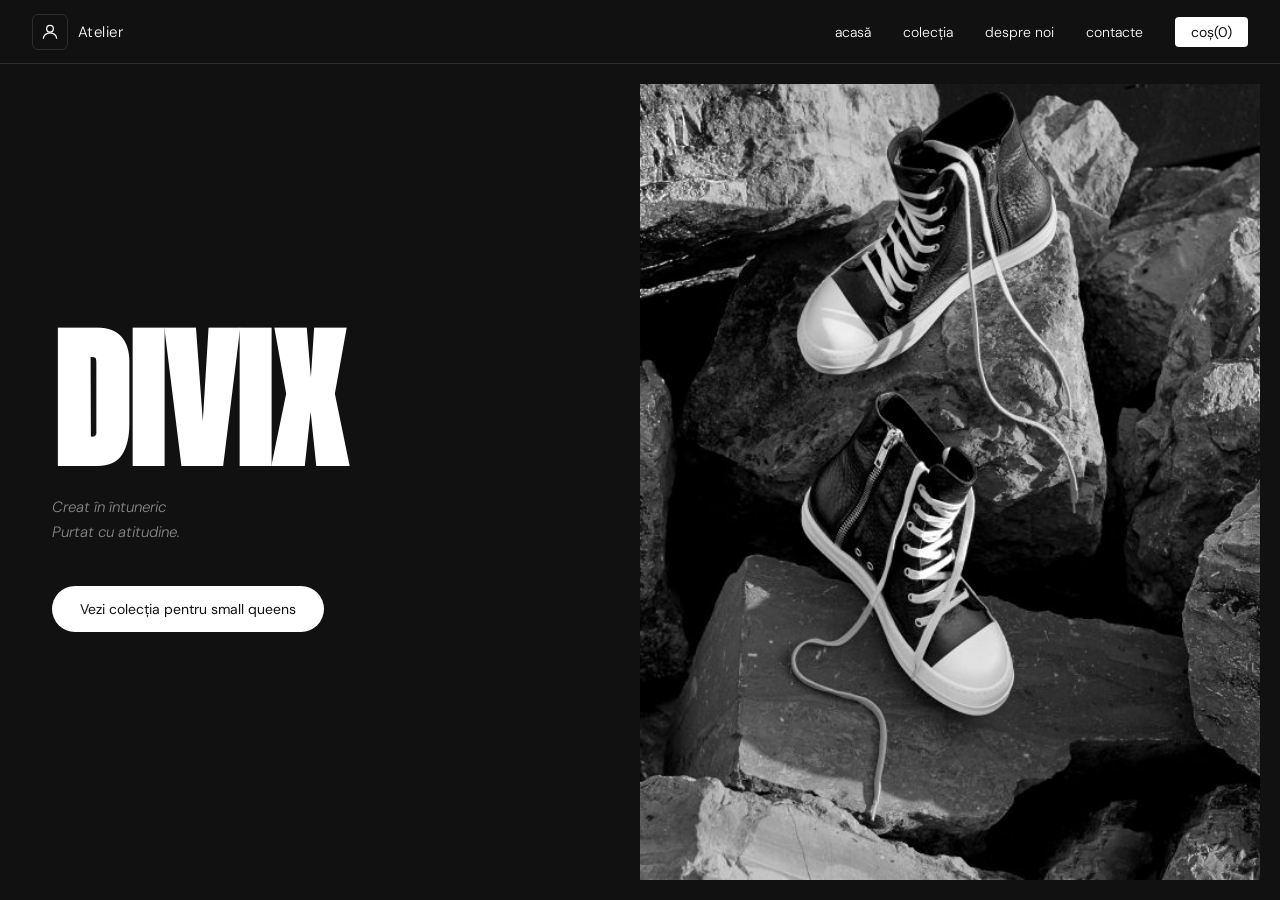
<file: index.html>
<!DOCTYPE html>
<html lang="ro">
<head>
  <meta charset="UTF-8" />
  <meta name="viewport" content="width=device-width, initial-scale=1.0" />
  <title>DIVIX — Atelier</title>
  <link rel="preconnect" href="https://fonts.googleapis.com" />
  <link rel="preconnect" href="https://fonts.gstatic.com" crossorigin />
  <link href="https://fonts.googleapis.com/css2?family=Anton&family=DM+Sans:ital,opsz,wght@0,9..40,300;0,9..40,400;1,9..40,300&display=swap" rel="stylesheet" />
  <link rel="stylesheet" href="style.css" />
</head>
<body>

<header class="nav">
    <div class="nav__left">
      <a href="register.html" class="nav__icon">
        <svg width="20" height="20" viewBox="0 0 24 24" fill="none" stroke="currentColor" stroke-width="1.5">
          <circle cx="12" cy="8" r="4"/>
          <path d="M4 20c0-4 3.6-7 8-7s8 3 8 7"/>
        </svg>
      </a>
      <a href="register.html" class="nav__brand">Atelier</a>
    </div>
    <nav class="nav__links">
      <a href="index.html">acasă</a>
      <a href="colectia.html">colecția</a>
      <a href="despre.html">despre noi</a>
      <a href="#">contacte</a>
      <a href="#" class="nav__cart">coș(0)</a>
    </nav>
  </header>

  <section class="hero">
    <div class="hero__text">
      <h1 class="hero__title">DIVIX</h1>
      <p class="hero__sub">
        Creat în întuneric<br />
        Purtat cu atitudine.
      </p>
      <button class="hero__cta">
        <a href="colectia.html">Vezi colecția pentru small queens</a>
      </button>
    </div>
    
     <div class="hero__image-wrap">
  <img class="hero__img" src="imagini/homepage.jpg" alt="DIVIX sneakers">
</div>

  </section>

  <script src="script.js"></script>
</body>
</html>
</file>
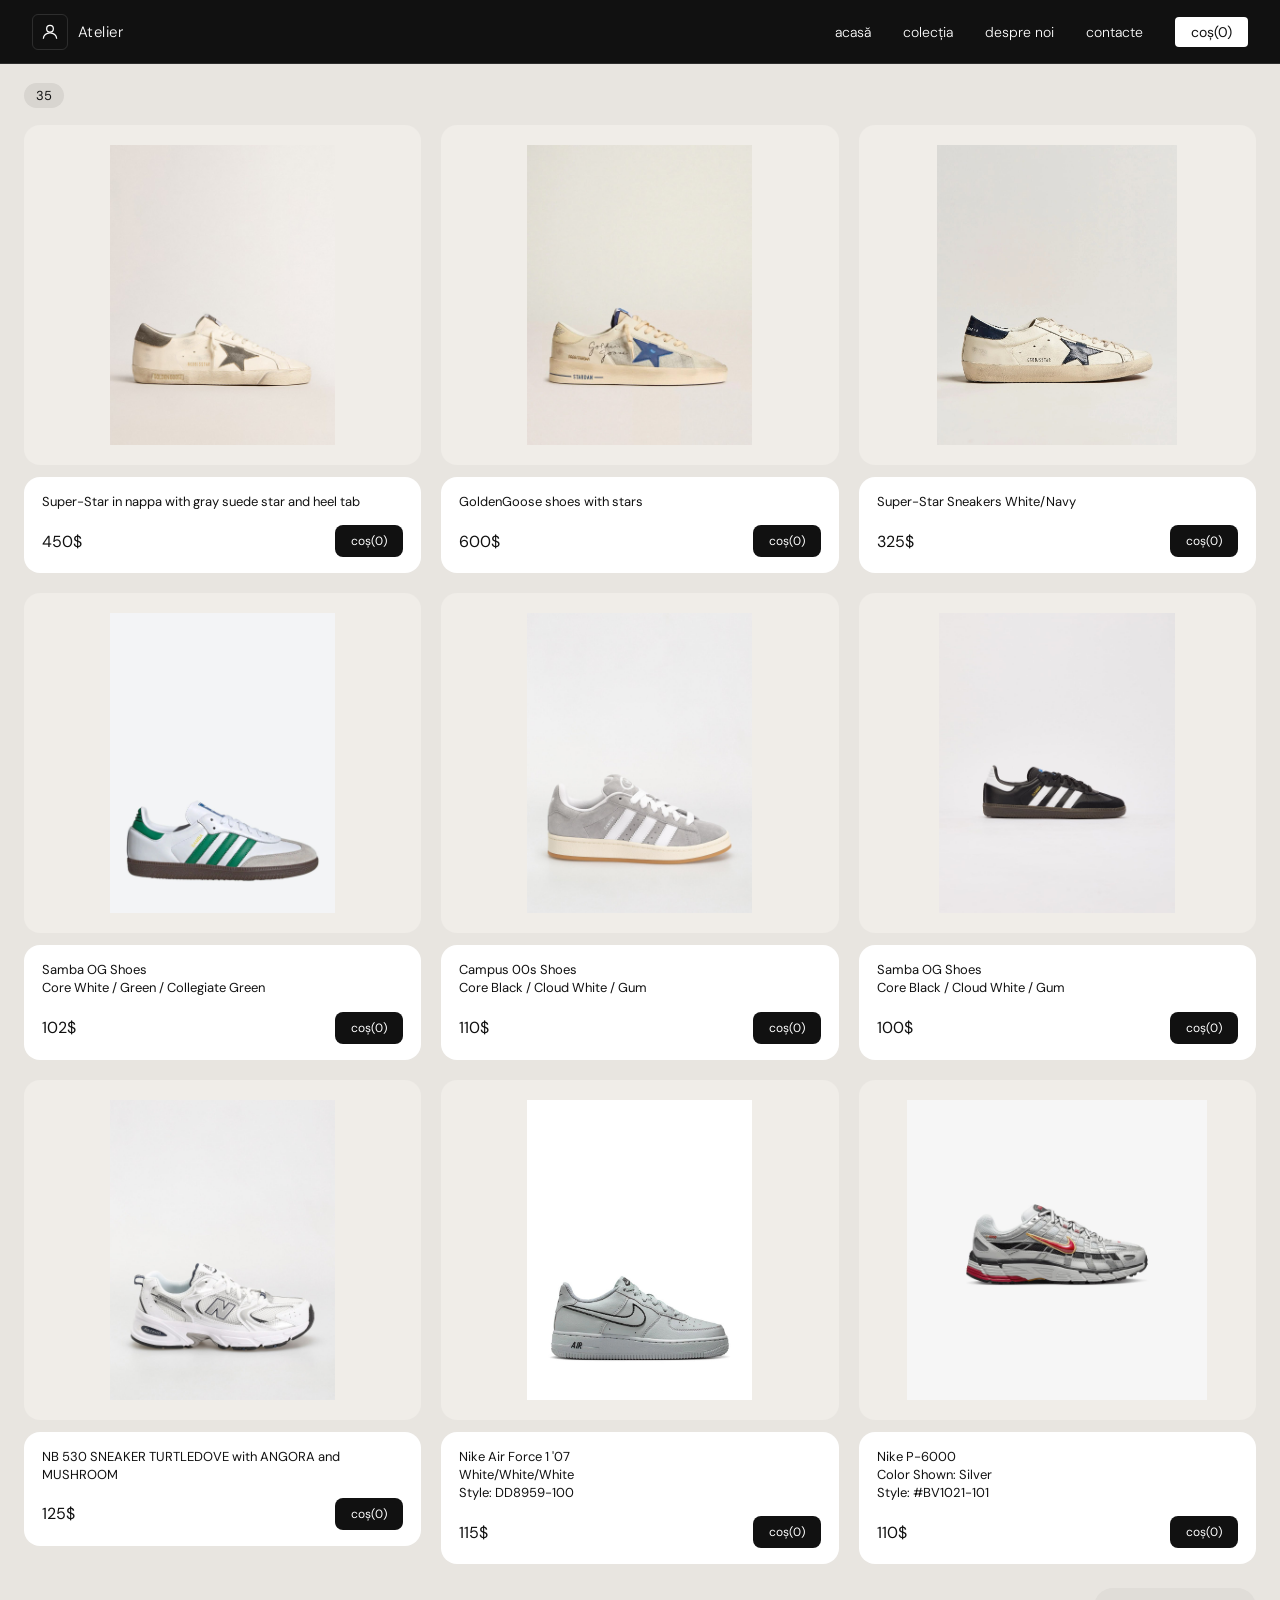
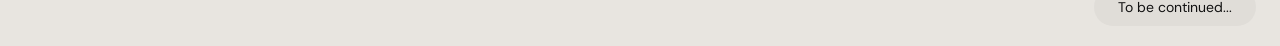
<file: colectia.html>
<!DOCTYPE html>
<html lang="ro">
<head>
  <meta charset="UTF-8" />
  <meta name="viewport" content="width=device-width, initial-scale=1.0" />
  <title>DIVIX — Colecția</title>
  <link rel="preconnect" href="https://fonts.googleapis.com" />
  <link rel="preconnect" href="https://fonts.gstatic.com" crossorigin />
  <link href="https://fonts.googleapis.com/css2?family=Anton&family=DM+Sans:ital,opsz,wght@0,9..40,300;0,9..40,400;1,9..40,300&display=swap" rel="stylesheet" />
  <link rel="stylesheet" href="style.css" />
</head>
<body>

  <header class="nav">
    <div class="nav__left">
      <div class="nav__icon">
        <svg width="20" height="20" viewBox="0 0 24 24" fill="none" stroke="currentColor" stroke-width="1.5">
          <circle cx="12" cy="8" r="4"/>
          <path d="M4 20c0-4 3.6-7 8-7s8 3 8 7"/>
        </svg>
      </div>
      <span class="nav__brand">Atelier</span>
    </div>
    <nav class="nav__links">
      <a href="index.html">acasă</a>
      <a href="colectia.html">colecția</a>
      <a href="despre.html">despre noi</a>
      <a href="contacte.html">contacte</a>
      <a href="cos.html" class="nav__cart" id="nav-cart">coș(0)</a>
    </nav>
  </header>

<div id="user-logat" class="user-logat"></div>
<div id="mesaj-cos"> Adăugat în coș!</div>
  <section class="colectie">
    <div class="colectie__header">
      <span class="colectie__count">35</span>
    </div>

    <div class="colectie__grid">

      <div class="produs-card">
        <div class="produs-card__img-wrap">
          <img src="colectia/sneaker1.jpg" alt="Sneaker 1" class="produs-card__img" />
        </div>
        <div class="produs-card__info">
          <p class="produs-card__nume">Super-Star in nappa with gray suede star and heel tab</p>
          <div class="produs-card__footer">
            <span class="produs-card__pret">450$</span>
            <button class="produs-card__btn" onclick="adaugaInCos(1, 'Super-Star in nappa with gray suede star and heel tab', 450, 'colectia/sneaker1.jpg')">coș(0)</button>
          </div>
        </div>
      </div>

      <div class="produs-card">
        <div class="produs-card__img-wrap">
          <img src="colectia/sneaker2.jpg" alt="Sneaker 2" class="produs-card__img" />
        </div>
        <div class="produs-card__info">
          <p class="produs-card__nume">GoldenGoose shoes with stars</p>
          <div class="produs-card__footer">
            <span class="produs-card__pret">600$</span>
            <button class="produs-card__btn" onclick="adaugaInCos(2, 'GoldenGoose shoes with stars', 600, 'colectia/sneaker2.jpg')">coș(0)</button>
          </div>
        </div>
      </div>

      <div class="produs-card">
        <div class="produs-card__img-wrap">
          <img src="colectia/sneaker3.jpg" alt="Sneaker 3" class="produs-card__img" />
        </div>
        <div class="produs-card__info">
          <p class="produs-card__nume">Super-Star Sneakers White/Navy</p>
          <div class="produs-card__footer">
            <span class="produs-card__pret">325$</span>
            <button class="produs-card__btn" onclick="adaugaInCos(3, 'Super-Star Sneakers White/Navy', 325, 'colectia/sneaker3.jpg')">coș(0)</button>
          </div>
        </div>
      </div>

      <div class="produs-card">
        <div class="produs-card__img-wrap">
          <img src="colectia/sneaker4.jpg" alt="Sneaker 4" class="produs-card__img" />
        </div>
        <div class="produs-card__info">
          <p class="produs-card__nume">Samba OG Shoes<br/>Core White / Green / Collegiate Green</p>
          <div class="produs-card__footer">
            <span class="produs-card__pret">102$</span>
            <button class="produs-card__btn" onclick="adaugaInCos(4, 'Samba OG Shoes Core White / Green / Collegiate Green', 102, 'colectia/sneaker4.jpg')">coș(0)</button>
            
          </div>
        </div>
      </div>

      <div class="produs-card">
        <div class="produs-card__img-wrap">
          <img src="colectia/sneaker5.jpg" alt="Sneaker 5" class="produs-card__img" />
        </div>
        <div class="produs-card__info">
          <p class="produs-card__nume">Campus 00s Shoes<br/>Core Black / Cloud White / Gum</p>
          <div class="produs-card__footer">
            <span class="produs-card__pret">110$</span>
            <button class="produs-card__btn" onclick="adaugaInCos(5, 'Campus 00s Shoes Core Black / Cloud White / Gum', 110, 'colectia/sneaker5.jpg')">coș(0)</button>
          </div>
        </div>
      </div>

      <div class="produs-card">
        <div class="produs-card__img-wrap">
          <img src="colectia/sneaker6.jpg" alt="Sneaker 6" class="produs-card__img" />
        </div>
        <div class="produs-card__info">
          <p class="produs-card__nume">Samba OG Shoes<br/>Core Black / Cloud White / Gum</p>
          <div class="produs-card__footer">
            <span class="produs-card__pret">100$</span>
            <button class="produs-card__btn" onclick="adaugaInCos(6, 'Samba OG Shoes Core Black / Cloud White / Gum', 100, 'colectia/sneaker6.jpg')">coș(0)</button>
          </div>
        </div>
      </div>

      <div class="produs-card">
        <div class="produs-card__img-wrap">
          <img src="colectia/sneaker7.jpg" alt="Sneaker 7" class="produs-card__img" />
        </div>
        <div class="produs-card__info">
          <p class="produs-card__nume">NB 530 SNEAKER TURTLEDOVE with ANGORA and MUSHROOM</p>
          <div class="produs-card__footer">
            <span class="produs-card__pret">125$</span>
            <button class="produs-card__btn" onclick="adaugaInCos(7, 'NB 530 SNEAKER TURTLEDOVE with ANGORA and MUSHROOM', 125, 'colectia/sneaker7.jpg')">coș(0)</button>
          </div>
        </div>
      </div>

      <div class="produs-card">
        <div class="produs-card__img-wrap">
          <img src="colectia/sneaker8.jpg" alt="Sneaker 8" class="produs-card__img" />
        </div>
        <div class="produs-card__info">
          <p class="produs-card__nume">Nike Air Force 1 '07<br/>White/White/White<br/>Style: DD8959-100</p>
          <div class="produs-card__footer">
            <span class="produs-card__pret">115$</span>
            <button class="produs-card__btn" onclick="adaugaInCos(8, 'Nike Air Force 1 07 White/White/White', 115, 'colectia/sneaker8.jpg')">coș(0)</button>
          </div>
        </div>
      </div>

      <div class="produs-card">
        <div class="produs-card__img-wrap">
          <img src="colectia/sneaker9.jpg" alt="Sneaker 9" class="produs-card__img" />
        </div>
        <div class="produs-card__info">
          <p class="produs-card__nume">Nike P-6000<br/>Color Shown: Silver<br/>Style: #BV1021-101</p>
          <div class="produs-card__footer">
            <span class="produs-card__pret">110$</span>
            <button class="produs-card__btn" onclick="adaugaInCos(9, 'Nike P-6000 Color Shown Silver', 110, 'colectia/sneaker9.jpg')">coș(0)</button>
          </div>
        </div>
      </div>

    </div>

    <div class="colectie__footer">
      <button class="colectie__more">To be continued...</button>
    </div>

  </section>

  <script src="script.js"></script>
</body>
</html>
</file>
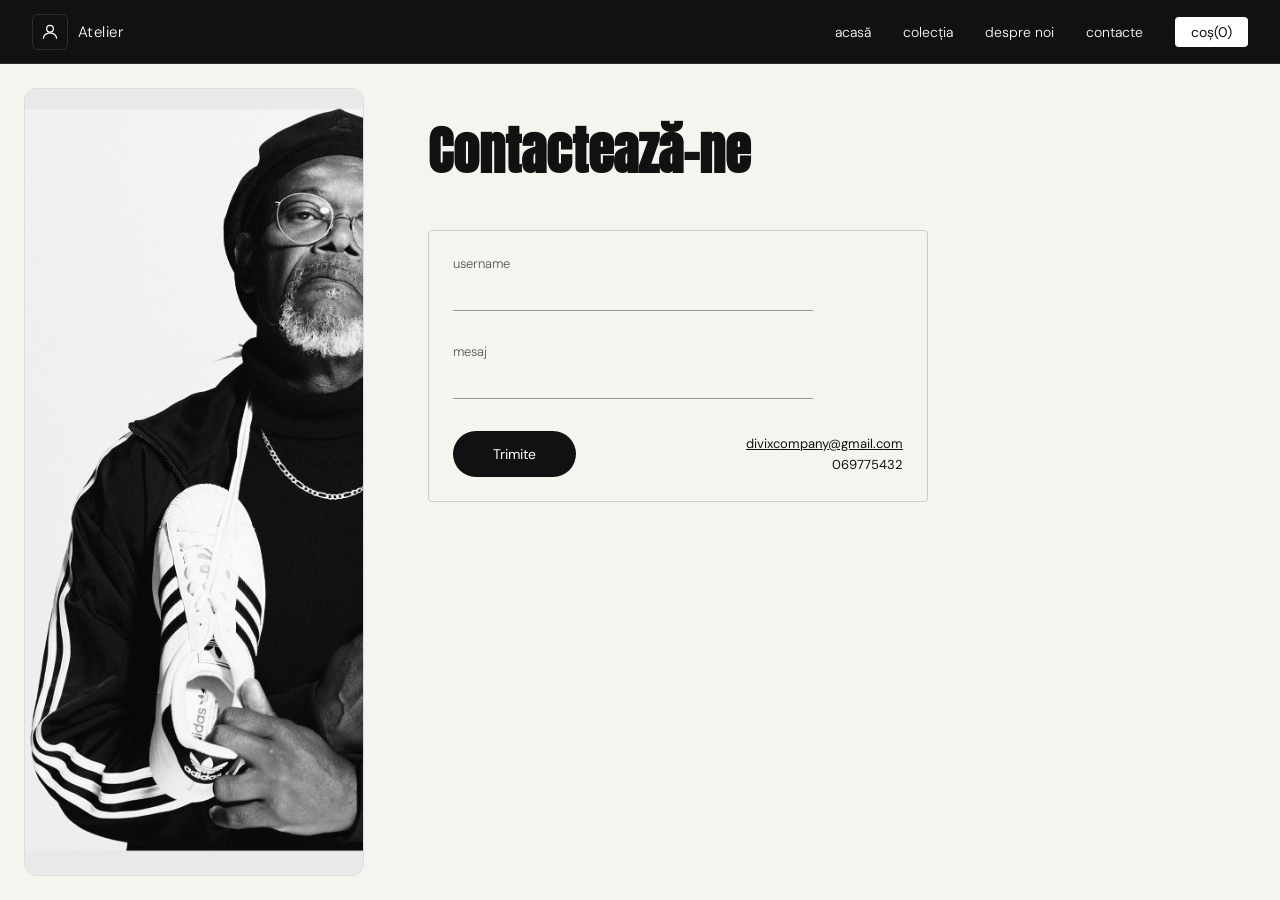
<file: contacte.html>
<!DOCTYPE html>
<html lang="ro">
<head>
  <meta charset="UTF-8" />
  <meta name="viewport" content="width=device-width, initial-scale=1.0" />
  <title>DIVIX — Contacte</title>
  <link rel="preconnect" href="https://fonts.googleapis.com" />
  <link rel="preconnect" href="https://fonts.gstatic.com" crossorigin />
  <link href="https://fonts.googleapis.com/css2?family=Anton&family=DM+Sans:ital,opsz,wght@0,9..40,300;0,9..40,400;1,9..40,300&display=swap" rel="stylesheet" />
  <link rel="stylesheet" href="style.css" />
</head>
<body>

  <header class="nav">
    <div class="nav__left">
      <a href="register.html" class="nav__icon">
        <svg width="20" height="20" viewBox="0 0 24 24" fill="none" stroke="currentColor" stroke-width="1.5">
          <circle cx="12" cy="8" r="4"/>
          <path d="M4 20c0-4 3.6-7 8-7s8 3 8 7"/>
        </svg>
      </a>
      <a href="register.html" class="nav__brand">Atelier</a>
    </div>
    <nav class="nav__links">
      <a href="index.html">acasă</a>
      <a href="colectia.html">colecția</a>
      <a href="despre.html">despre noi</a>
      <a href="contacte.html">contacte</a>
      <a href="cos.html" class="nav__cart" id="nav-cart">coș(0)</a>
    </nav>
  </header>

  <section class="contact">
    <div class="contact__img-wrap">
      <img src="imagini/contact.jpg" alt="Contact" class="contact__img" />
    </div>
    <div class="contact__content">
      <h1 class="contact__titlu">Contactează-ne</h1>
      <div class="contact__form-wrap">
        <form class="contact__form" id="formContact">
          <div class="contact__group">
            <label class="contact__label">username</label>
            <input class="contact__input" type="text" id="username" />
          </div>
          <div class="contact__group">
            <label class="contact__label">mesaj</label>
            <input class="contact__input" type="text" id="mesaj-contact" />
          </div>
          <div class="contact__footer">
            <button type="submit" class="contact__btn">Trimite</button>
            <div id="mesaj-contact-trimis" style="display:none; margin-top:16px; font-size:13px; color:green;"> Mesaj trimis cu succes!-_-</div>
            <div class="contact__info">
              <a href="mailto:divixcompany@gmail.com">divixcompany@gmail.com</a>
              <span>069775432</span>
            </div>
          </div>
        </form>
      </div>
    </div>
  </section>

  <script src="script.js"></script>
</body>
</html>
</file>
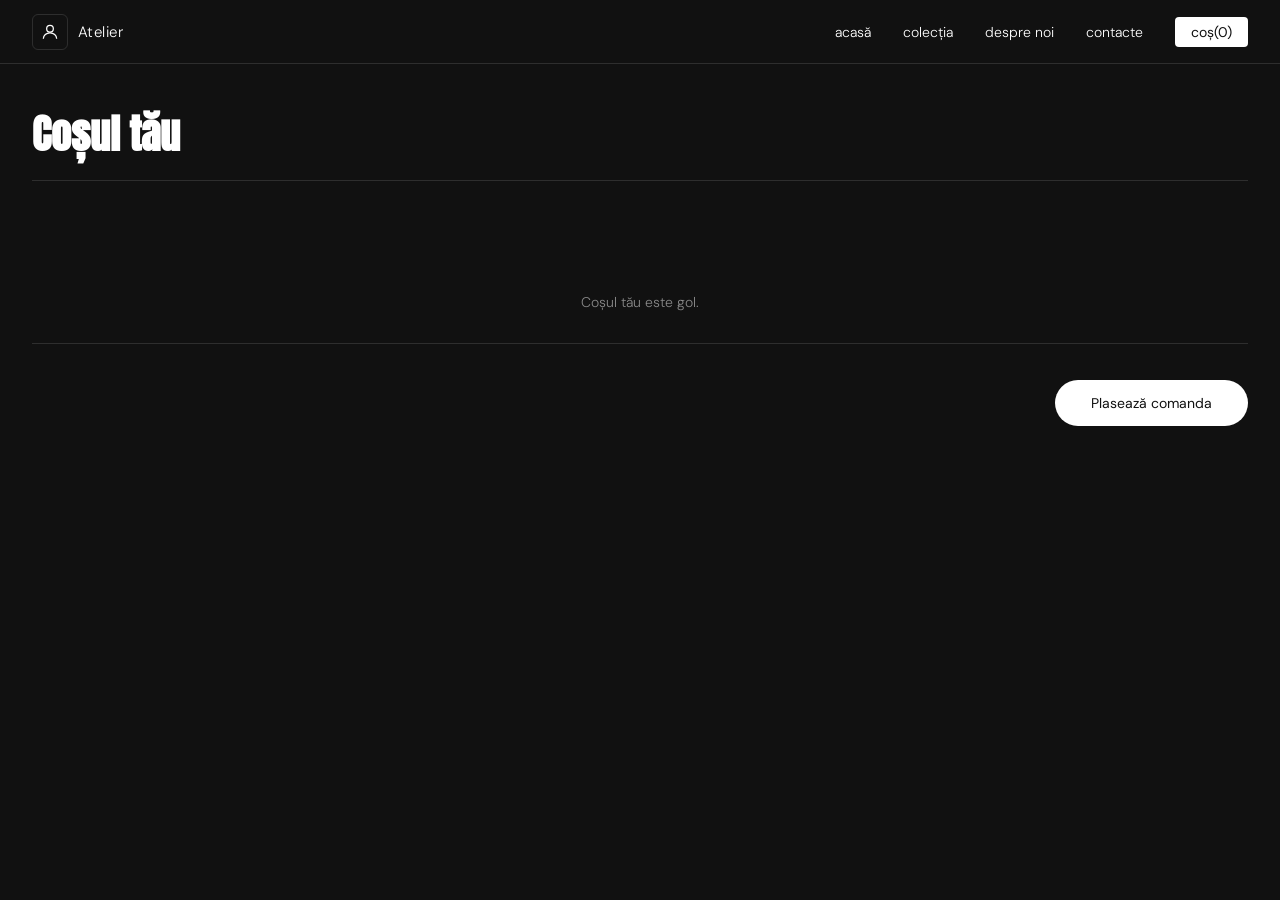
<file: cos.html>
<!DOCTYPE html>
<html lang="ro">
<head>
  <meta charset="UTF-8" />
  <meta name="viewport" content="width=device-width, initial-scale=1.0" />
  <title>DIVIX — Coș</title>
  <link rel="preconnect" href="https://fonts.googleapis.com" />
  <link rel="preconnect" href="https://fonts.gstatic.com" crossorigin />
  <link href="https://fonts.googleapis.com/css2?family=Anton&family=DM+Sans:ital,opsz,wght@0,9..40,300;0,9..40,400;1,9..40,300&display=swap" rel="stylesheet" />
  <link rel="stylesheet" href="style.css" />
</head>
<body>

  <header class="nav">
    <div class="nav__left">
      <a href="register.html" class="nav__icon">
        <svg width="20" height="20" viewBox="0 0 24 24" fill="none" stroke="currentColor" stroke-width="1.5">
          <circle cx="12" cy="8" r="4"/>
          <path d="M4 20c0-4 3.6-7 8-7s8 3 8 7"/>
        </svg>
      </a>
      <a href="register.html" class="nav__brand">Atelier</a>
    </div>
    <nav class="nav__links">
      <a href="index.html">acasă</a>
      <a href="colectia.html">colecția</a>
      <a href="despre.html">despre noi</a>
      <a href="contacte.html">contacte</a>
      <a href="cos.html" class="nav__cart" id="nav-cart">coș(0)</a>
    </nav>
  </header>

  <section class="cos">
    <h1 class="cos__titlu">Coșul tău</h1>
    <div id="cos-continut" class="cos__lista"></div>
    <div class="cos__total" id="cos-total"></div>
    <button class="cos__comanda" id="btnComanda">Plasează comanda</button>
<div id="mesaj-comanda" style="display:none; margin-top:16px; font-size:13px; color:green;"> Comanda a fost plasată cu succes!</div>
  </section>

  <script src="script.js"></script>
</body>
</html>
</file>
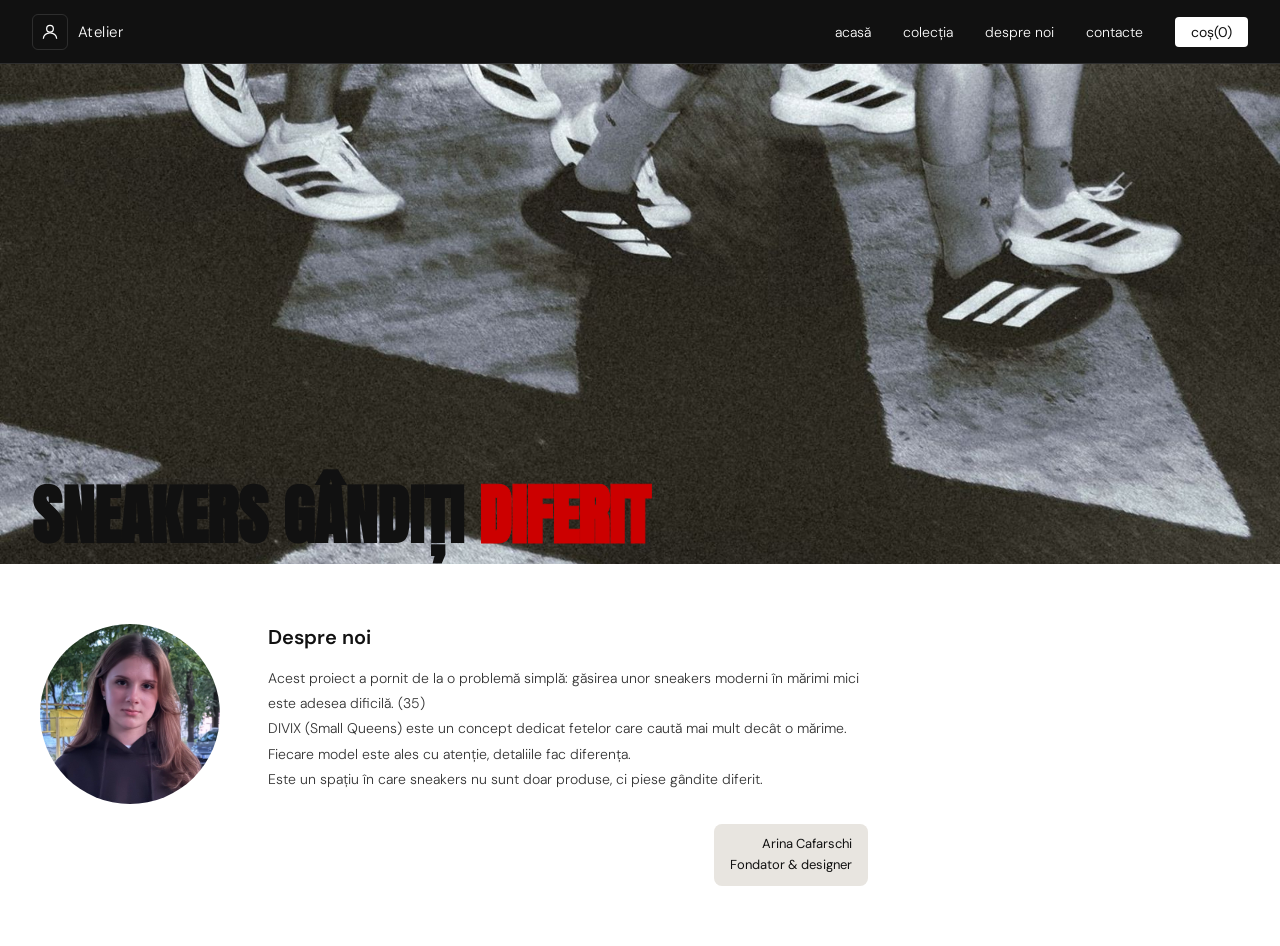
<file: despre.html>
<!DOCTYPE html>
<html lang="ro">
<head>
  <meta charset="UTF-8" />
  <meta name="viewport" content="width=device-width, initial-scale=1.0" />
  <title>DIVIX — Despre noi</title>
  <link rel="preconnect" href="https://fonts.googleapis.com" />
  <link rel="preconnect" href="https://fonts.gstatic.com" crossorigin />
  <link href="https://fonts.googleapis.com/css2?family=Anton&family=DM+Sans:ital,opsz,wght@0,9..40,300;0,9..40,400;1,9..40,300&display=swap" rel="stylesheet" />
  <link rel="stylesheet" href="style.css" />
</head>
<body>

  <header class="nav">
    <div class="nav__left">
      <div class="nav__icon">
        <svg width="20" height="20" viewBox="0 0 24 24" fill="none" stroke="currentColor" stroke-width="1.5">
          <circle cx="12" cy="8" r="4"/>
          <path d="M4 20c0-4 3.6-7 8-7s8 3 8 7"/>
        </svg>
      </div>
      <span class="nav__brand">Atelier</span>
    </div>
    <nav class="nav__links">
      <a href="index.html">acasă</a>
      <a href="colectia.html">colecția</a>
      <a href="despre.html">despre noi</a>
      <a href="contacte.html">contacte</a>
      <a href="cos.html" class="nav__cart" id="nav-cart">coș(0)</a>
    </nav>
  </header>

  <section class="despre-hero">
    <img src="imagini/despre.jpg" alt="Sneakers" class="despre-hero__img" />
    <div class="despre-hero__text">
      <h1 class="despre-hero__titlu">SNEAKERS GÂNDIȚI <span class="despre-hero__titlu--rosu">DIFERIT</span></h1>
    </div>
  </section>

  <section class="despre-info">
    <div class="despre-info__row">
      <div class="despre-info__img-wrap">
        <img src="imagini/arina.jpg" alt="Arina Cafarschi" class="despre-info__img" />
      </div>
      <div class="despre-info__text">
        <h2 class="despre-info__titlu">Despre noi</h2>
        <p class="despre-info__desc">
          Acest proiect a pornit de la o problemă simplă: găsirea unor sneakers moderni în mărimi mici este adesea dificilă. (35)<br/>
          DIVIX (Small Queens) este un concept dedicat fetelor care caută mai mult decât o mărime.<br/>
          Fiecare model este ales cu atenție, detaliile fac diferența.<br/>
          Este un spațiu în care sneakers nu sunt doar produse, ci piese gândite diferit.
        </p>
        <div class="despre-info__autor">
          <span>Arina Cafarschi</span>
          <span>Fondator & designer</span>
        </div>
      </div>
    </div>
  </section>

  <script src="script.js"></script>
</body>
</html>
</file>
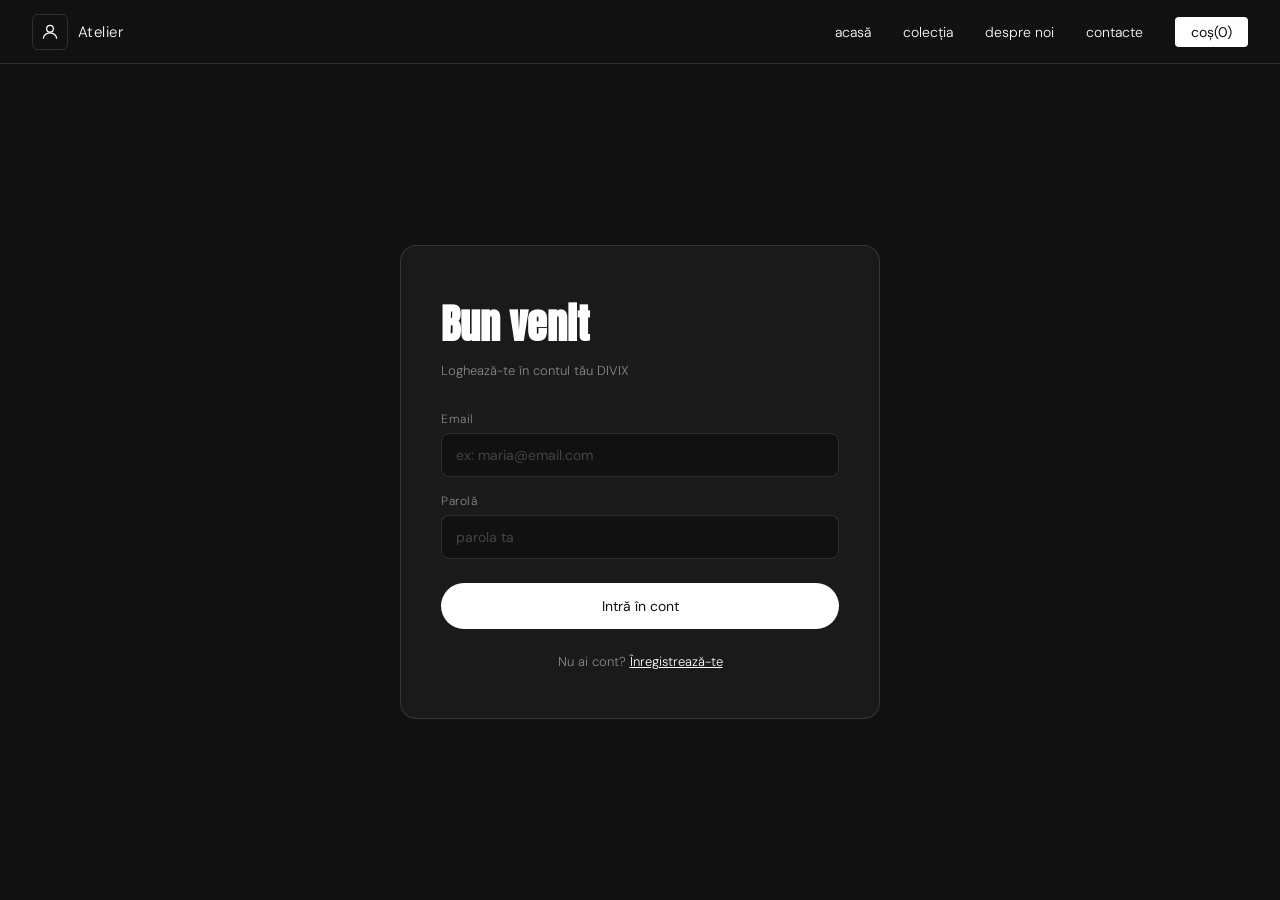
<file: login.html>
<!DOCTYPE html>
<html lang="ro">
<head>
  <meta charset="UTF-8" />
  <meta name="viewport" content="width=device-width, initial-scale=1.0" />
  <title>DIVIX — Login</title>
  <link rel="preconnect" href="https://fonts.googleapis.com" />
  <link rel="preconnect" href="https://fonts.gstatic.com" crossorigin />
  <link href="https://fonts.googleapis.com/css2?family=Anton&family=DM+Sans:ital,opsz,wght@0,9..40,300;0,9..40,400;1,9..40,300&display=swap" rel="stylesheet" />
  <link rel="stylesheet" href="style.css" />
</head>
<body>

  <header class="nav">
    <div class="nav__left">
      <div class="nav__icon">
        <svg width="20" height="20" viewBox="0 0 24 24" fill="none" stroke="currentColor" stroke-width="1.5">
          <circle cx="12" cy="8" r="4"/>
          <path d="M4 20c0-4 3.6-7 8-7s8 3 8 7"/>
        </svg>
      </div>
      <span class="nav__brand">Atelier</span>
    </div>
    <nav class="nav__links">
      <a href="index.html">acasă</a>
      <a href="colectia.html">colecția</a>
      <a href="despre.html">despre noi</a>
      <a href="contacte.html">contacte</a>
      <a href="cos.html" class="nav__cart" id="nav-cart">coș(0)</a>
    </nav>
  </header>

  <section class="auth">
    <div class="auth__box">
      <h1 class="auth__titlu">Bun venit</h1>
      <p class="auth__sub">Loghează-te în contul tău DIVIX</p>

      <div id="mesaj" class="auth__mesaj"></div>

      <form id="formLogin" class="auth__form">
        <div class="auth__group">
          <label class="auth__label">Email</label>
          <input class="auth__input" type="text" id="email" placeholder="ex: maria@email.com" />
        </div>
        <div class="auth__group">
          <label class="auth__label">Parolă</label>
          <input class="auth__input" type="password" id="parola" placeholder="parola ta" />
        </div>
        <button type="submit" class="auth__btn">Intră în cont</button>
      </form>

      <p class="auth__link">Nu ai cont? <a href="register.html">Înregistrează-te</a></p>
    </div>
  </section>

  <script src="script.js"></script>
</body>
</html>
</file>
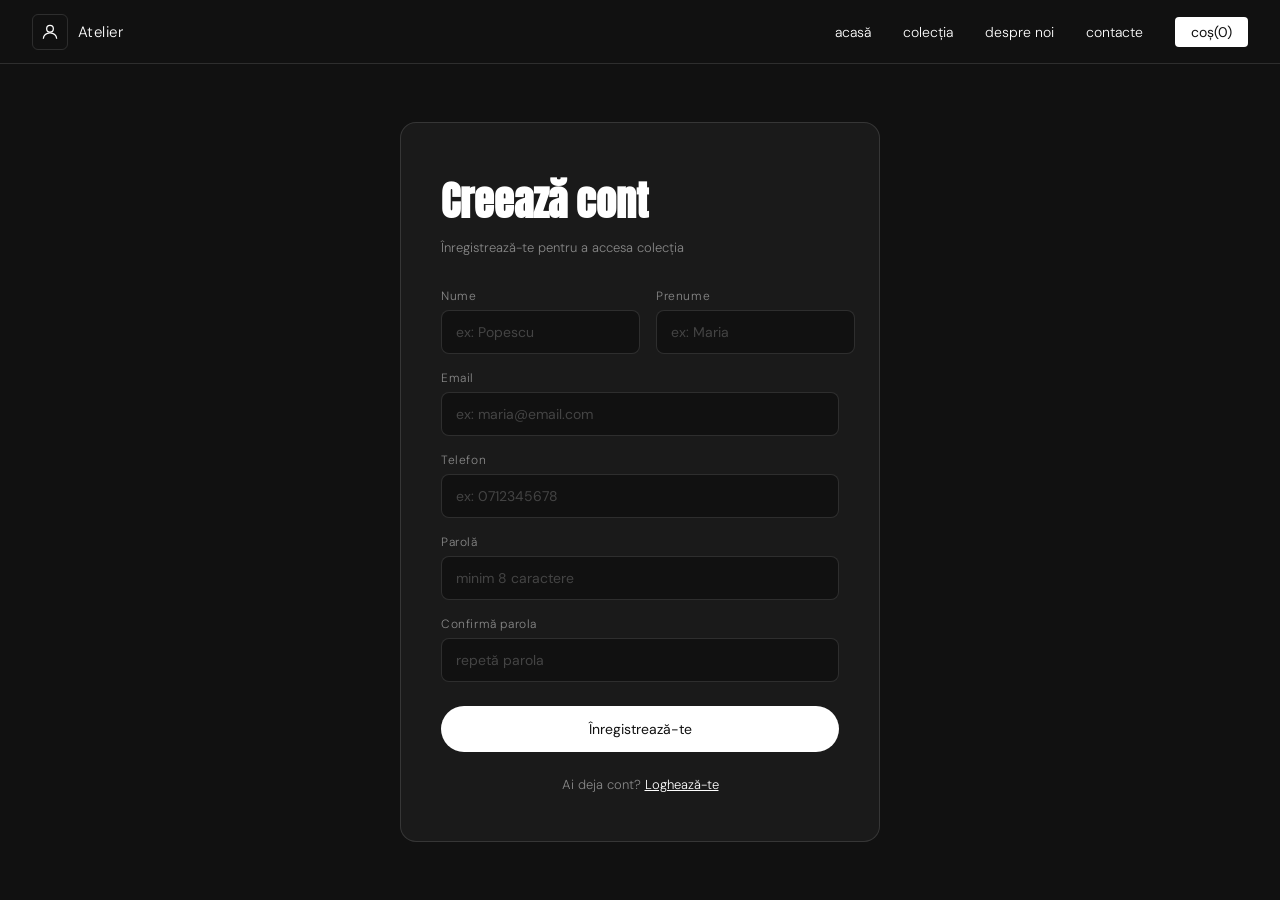
<file: register.html>
<!DOCTYPE html>
<html lang="ro">
<head>
  <meta charset="UTF-8" />
  <meta name="viewport" content="width=device-width, initial-scale=1.0" />
  <title>DIVIX — Register</title>
  <link rel="preconnect" href="https://fonts.googleapis.com" />
  <link rel="preconnect" href="https://fonts.gstatic.com" crossorigin />
  <link href="https://fonts.googleapis.com/css2?family=Anton&family=DM+Sans:ital,opsz,wght@0,9..40,300;0,9..40,400;1,9..40,300&display=swap" rel="stylesheet" />
  <link rel="stylesheet" href="style.css" />
</head>
<body>

  <header class="nav">
    <div class="nav__left">
      <div class="nav__icon">
        <svg width="20" height="20" viewBox="0 0 24 24" fill="none" stroke="currentColor" stroke-width="1.5">
          <circle cx="12" cy="8" r="4"/>
          <path d="M4 20c0-4 3.6-7 8-7s8 3 8 7"/>
        </svg>
      </div>
      <span class="nav__brand">Atelier</span>
    </div>
    <nav class="nav__links">
      <a href="index.html">acasă</a>
      <a href="colectia.html">colecția</a>
      <a href="despre.html">despre noi</a>
      <a href="contacte.html">contacte</a>
      <a href="cos.html" class="nav__cart" id="nav-cart">coș(0)</a>
    </nav>
  </header>

  <section class="auth">
    <div class="auth__box">
      <h1 class="auth__titlu">Creează cont</h1>
      <p class="auth__sub">Înregistrează-te pentru a accesa colecția</p>

      <div id="mesaj" class="auth__mesaj"></div>

      <form id="formRegister" class="auth__form">
        <div class="auth__row">
          <div class="auth__group">
            <label class="auth__label">Nume</label>
            <input class="auth__input" type="text" id="nume" placeholder="ex: Popescu" />
          </div>
          <div class="auth__group">
            <label class="auth__label">Prenume</label>
            <input class="auth__input" type="text" id="prenume" placeholder="ex: Maria" />
          </div>
        </div>
        <div class="auth__group">
          <label class="auth__label">Email</label>
          <input class="auth__input" type="text" id="email" placeholder="ex: maria@email.com" />
        </div>
        <div class="auth__group">
          <label class="auth__label">Telefon</label>
          <input class="auth__input" type="text" id="telefon" placeholder="ex: 0712345678" />
        </div>
        <div class="auth__group">
          <label class="auth__label">Parolă</label>
          <input class="auth__input" type="password" id="parola" placeholder="minim 8 caractere" />
        </div>
        <div class="auth__group">
          <label class="auth__label">Confirmă parola</label>
          <input class="auth__input" type="password" id="confirmare" placeholder="repetă parola" />
        </div>
        <button type="submit" class="auth__btn">Înregistrează-te</button>
      </form>

      <p class="auth__link">Ai deja cont? <a href="login.html">Loghează-te</a></p>
    </div>
  </section>

  <script src="script.js"></script>
</body>
</html>
</file>
<file: style.css>
*, *::before, *::after {
  box-sizing: border-box;
  margin: 0;
  padding: 0;
}

:root {
  --bg: #111111;
  --white: #ffffff;
  --gray: #888888;
  --border: rgba(255, 255, 255, 0.12);
  --font-display: 'Anton', sans-serif;
  --font-body: 'DM Sans', sans-serif;
}

body {
  background-color: var(--bg);
  color: var(--white);
  font-family: var(--font-body);
  min-height: 100vh;
}

a {
  text-decoration: none;
  color: inherit;
}


.nav {
  display: flex;
  align-items: center;
  justify-content: space-between;
  padding: 0 32px;
  height: 64px;
  border-bottom: 1px solid var(--border);
  position: sticky;
  top: 0;
  z-index: 100;
  background-color: var(--bg);
}

.nav__left {
  display: flex;
  align-items: center;
  gap: 10px;
}

.nav__icon {
  display: flex;
  align-items: center;
  justify-content: center;
  width: 36px;
  height: 36px;
  border: 1px solid var(--border);
  border-radius: 6px;
}

.nav__brand {
  font-weight: 300;
  font-size: 15px;
  letter-spacing: 0.03em;
}

.nav__links {
  display: flex;
  align-items: center;
  gap: 32px;
}

.nav__links a {
  font-size: 14px;
  font-weight: 300;
  transition: opacity 0.2s;
}

.nav__links a:hover {
  opacity: 0.6;
}

.nav__cart {
  background-color: var(--white);
  color: var(--bg) !important;
  padding: 6px 16px;
  border-radius: 4px;
  font-weight: 400 !important;
  transition: background-color 0.2s;
}

.nav__cart:hover {
  background-color: #e0e0e0;
  opacity: 1 !important;
}

.hero {
  display: grid;
  grid-template-columns: 1fr 1fr;
  height: calc(100vh - 64px);
  overflow: hidden;
  padding: 20px;
}

.hero__text {
  display: flex;
  flex-direction: column;
  justify-content: center;
  padding: 64px 48px 64px 32px;
}

.hero__title {
  font-family: var(--font-display);
  font-size: clamp(80px, 12vw, 160px);
  line-height: 0.9;
  color: var(--white);
  margin-bottom: 24px;
  opacity: 0;
  transform: translateY(30px);
  animation: fadeUp 0.7s ease forwards 0.1s;
}

.hero__sub {
  font-size: 15px;
  font-style: italic;
  font-weight: 300;
  color: var(--gray);
  line-height: 1.7;
  margin-bottom: 40px;
  opacity: 0;
  transform: translateY(20px);
  animation: fadeUp 0.7s ease forwards 0.3s;
}

.hero__cta {
  display: inline-flex;
  align-items: center;
  background-color: var(--white);
  color: var(--bg);
  border: none;
  border-radius: 100px;
  padding: 14px 28px;
  font-family: var(--font-body);
  font-size: 14px;
  cursor: pointer;
  width: fit-content;
  transition: background-color 0.2s, transform 0.2s;
  opacity: 0;
  transform: translateY(20px);
  animation: fadeUp 0.7s ease forwards 0.5s;
}

.hero__cta:hover {
  background-color: #e8e8e8;
  transform: translateY(-2px);
}

.hero__image-wrap {
  overflow: hidden;
  background-color: #0a0a0a;
  opacity: 0;
  animation: fadeIn 0.9s ease forwards 0.3s;
}

.hero__img {
  width: 100%;
  height: 100%;
  object-fit: cover;
  object-position: center;
  display: block;
  filter: grayscale(100%);
  transition: transform 0.6s ease;
}

.hero__image-wrap:hover .hero__img {
  transform: scale(1.03);
}

@keyframes fadeUp {
  to { opacity: 1; transform: translateY(0); }
}

@keyframes fadeIn {
  to { opacity: 1; }
}


@media (max-width: 768px) {
  .nav { padding: 0 20px; }
  .nav__links { gap: 16px; }
  .nav__links a { font-size: 13px; }

  .hero {
    grid-template-columns: 1fr;
    grid-template-rows: auto 60vw;
    padding: 12px;
    height: auto;
  }

  .hero__text {
    padding: 40px 24px;
  }
}


.colectie {
  padding: 20px 24px;
  background-color: #e8e5e0;
  min-height: calc(100vh - 56px);
}

.colectie__header {
  margin-bottom: 20px;
}

.colectie__count {
  font-size: 13px;
  color: #111;
  background-color: #d8d5d0;
  padding: 4px 12px;
  border-radius: 100px;
}

.colectie__grid {
  display: grid;
  grid-template-columns: repeat(3, 1fr);
  gap: 20px;
}

.produs-card {
  background-color: transparent;
  cursor: pointer;
  transition: transform 0.2s;
}

.produs-card:hover {
  transform: translateY(-3px);
}

.produs-card__img-wrap {
  border-radius: 16px;
  overflow: hidden;
  height: 340px;
  width: 100%;
  margin-bottom: 12px;
  background-color: #f0ede8;
}

.produs-card__img {
  width: 100%;
  height: 100%;
  object-fit: contain;
  padding: 20px;
}

.produs-card__info {
  background-color: #fff;
  border-radius: 16px;
  padding: 16px 18px;
  width: 100%;
}

.produs-card__nume {
  font-size: 13px;
  color: #111;
  line-height: 1.4;
  margin-bottom: 14px;
}

.produs-card__footer {
  display: flex;
  align-items: center;
  justify-content: space-between;
}

.produs-card__pret {
  font-size: 16px;
  font-weight: 400;
  color: #111;
}

.produs-card__btn {
  background-color: #111;
  color: #fff;
  border: none;
  border-radius: 8px;
  padding: 8px 16px;
  font-size: 12px;
  font-family: var(--font-body);
  cursor: pointer;
  transition: background-color 0.2s;
}

.produs-card__btn:hover {
  background-color: #333;
}

@media (max-width: 768px) {
  .colectie__grid {
    grid-template-columns: repeat(2, 1fr);
  }
}
.colectie__footer {
  display: flex;
  justify-content: flex-end;
  margin-top: 24px;
}

.colectie__more {
  background-color: #e0ddd8;
  color: #111;
  border: none;
  border-radius: 100px;
  padding: 10px 24px;
  font-size: 14px;
  font-family: var(--font-body);
  cursor: pointer;
}

/* DESPRE NOI */
.despre-hero {
  position: relative;
  width: 100%;
  height: 500px;
  overflow: hidden;
}

.despre-hero__img {
  width: 100%;
  height: 100%;
  object-fit: cover;
  object-position: center 30%;
  display: block;
}

.despre-hero__text {
  position: absolute;
  bottom: 16px;
  left: 32px;
}

.despre-hero__titlu {
  font-family: var(--font-display);
  font-size: clamp(32px, 5vw, 200px);
  line-height: 1.0;
  color: #111;
  white-space: nowrap;
}


.despre-hero__titlu--rosu {
  color: #cc0000;
  -webkit-text-stroke: 1px #cc0000;
}

.despre-info {
  background-color: #fff;
  padding: 60px 40px;
}

.despre-info__row {
  display: flex;
  flex-direction: row;
  align-items: flex-start;
  gap: 48px;
}

.despre-info__img-wrap {
  width: 180px;
  height: 180px;
  border-radius: 50%;
  overflow: hidden;
  flex-shrink: 0;
  background-color: #c8e6c8;
}

.despre-info__img {
  width: 100%;
  height: 100%;
  object-fit: cover;
}

.despre-info__titlu {
  font-size: 20px;
  font-weight: 600;
  color: #111;
  margin-bottom: 16px;
}

.despre-info__desc {
  font-size: 14px;
  font-weight: 300;
  color: #333;
  line-height: 1.8;
  margin-bottom: 32px;
  max-width: 600px;
}

.despre-info__autor {
  display: flex;
  flex-direction: column;
  align-items: flex-end;
  background-color: #e8e5e0;
  padding: 10px 16px;
  border-radius: 8px;
  width: fit-content;
  margin-left: auto;
  font-size: 13px;
  color: #111;
  line-height: 1.6;
}

.auth {
  min-height: calc(100vh - 64px);
  display: flex;
  align-items: center;
  justify-content: center;
  padding: 40px 16px;
  background-color: var(--bg);
}

.auth__box {
  background-color: #1a1a1a;
  border: 1px solid var(--border);
  border-radius: 16px;
  padding: 48px 40px;
  width: 100%;
  max-width: 480px;
}

.auth__titlu {
  font-family: var(--font-display);
  font-size: 40px;
  color: var(--white);
  margin-bottom: 8px;
}

.auth__sub {
  font-size: 13px;
  font-weight: 300;
  color: var(--gray);
  margin-bottom: 32px;
}

.auth__mesaj {
  font-size: 13px;
  padding: 10px 14px;
  border-radius: 8px;
  margin-bottom: 20px;
  display: none;
}

.auth__mesaj--eroare {
  display: block;
  background-color: rgba(200, 0, 0, 0.15);
  color: #ff6b6b;
  border: 1px solid rgba(200, 0, 0, 0.3);
}

.auth__mesaj--succes {
  display: block;
  background-color: rgba(0, 180, 0, 0.15);
  color: #69db7c;
  border: 1px solid rgba(0, 180, 0, 0.3);
}

.auth__form {
  display: flex;
  flex-direction: column;
  gap: 16px;
}

.auth__row {
  display: grid;
  grid-template-columns: 1fr 1fr;
  gap: 16px;
}

.auth__group {
  display: flex;
  flex-direction: column;
  gap: 6px;
}

.auth__label {
  font-size: 12px;
  font-weight: 300;
  color: var(--gray);
  letter-spacing: 0.05em;
}

.auth__input {
  background-color: #111;
  border: 1px solid var(--border);
  border-radius: 8px;
  padding: 12px 14px;
  font-size: 14px;
  font-family: var(--font-body);
  color: var(--white);
  outline: none;
  transition: border-color 0.2s;
}

.auth__input::placeholder {
  color: #444;
}

.auth__input:focus {
  border-color: rgba(255,255,255,0.4);
}

.auth__btn {
  background-color: var(--white);
  color: var(--bg);
  border: none;
  border-radius: 100px;
  padding: 14px;
  font-size: 14px;
  font-family: var(--font-body);
  cursor: pointer;
  margin-top: 8px;
  transition: background-color 0.2s;
}

.auth__btn:hover {
  background-color: #e0e0e0;
}

.auth__link {
  text-align: center;
  font-size: 13px;
  font-weight: 300;
  color: var(--gray);
  margin-top: 24px;
}

.auth__link a {
  color: var(--white);
  text-decoration: underline;
}

.user-logat {
  font-size: 13px;
  color: var(--gray);
  text-align: right;
  margin-bottom: 16px;
  display: none;
}

.nav__icon {
  display: flex;
  align-items: center;
  justify-content: center;
  width: 36px;
  height: 36px;
  border: 1px solid var(--border);
  border-radius: 6px;
  color: var(--white);
  text-decoration: none;
}

.nav__brand {
  font-weight: 300;
  font-size: 15px;
  letter-spacing: 0.03em;
  color: var(--white);
  text-decoration: none;
}


.cos {
  padding: 40px 32px;
  min-height: calc(100vh - 64px);
  background-color: var(--bg);
}

.cos__titlu {
  font-family: var(--font-display);
  font-size: 40px;
  color: var(--white);
  margin-bottom: 32px;
  border-bottom: 1px solid var(--border);
  padding-bottom: 16px;
}

.cos__lista {
  display: flex;
  flex-direction: column;
  gap: 16px;
}

.cos__item {
  display: flex;
  align-items: center;
  gap: 20px;
  padding: 16px;
  border: 1px solid var(--border);
  border-radius: 12px;
  background-color: #1a1a1a;
}

.cos__item-img {
  width: 80px;
  height: 80px;
  object-fit: contain;
  border-radius: 8px;
  background-color: #f0ede8;
  padding: 8px;
}

.cos__item-info {
  flex: 1;
}

.cos__item-nume {
  font-size: 13px;
  color: var(--white);
  margin-bottom: 4px;
}

.cos__item-pret {
  font-size: 14px;
  color: var(--gray);
}

.cos__item-cantitate {
  font-size: 13px;
  color: var(--gray);
}

.cos__item-sterge {
  background: none;
  border: 1px solid var(--border);
  color: var(--gray);
  border-radius: 6px;
  padding: 6px 12px;
  font-size: 12px;
  cursor: pointer;
  font-family: var(--font-body);
  transition: all 0.2s;
}

.cos__item-sterge:hover {
  border-color: #ff6b6b;
  color: #ff6b6b;
}

.cos__total {
  margin-top: 32px;
  padding-top: 20px;
  border-top: 1px solid var(--border);
  font-size: 16px;
  color: var(--white);
  text-align: right;
}

.cos__gol {
  color: var(--gray);
  font-size: 14px;
  font-weight: 300;
  text-align: center;
  margin-top: 80px;
}


#mesaj-cos {
  position: fixed;
  bottom: 24px;
  left: 50%;
  transform: translateX(-50%);
  background: #fff;
  color: #111;
  padding: 12px 28px;
  border-radius: 100px;
  font-size: 14px;
  font-family: var(--font-body);
  display: none;
  z-index: 999;
}


.contact {
  display: flex;
  flex-direction: row;
  min-height: calc(100vh - 64px);
  background-color: #f5f5f0;
}

.contact__img-wrap {
  width: 340px;
  flex-shrink: 0;
  overflow: hidden;
  margin: 24px;
  border-radius: 12px;
  border: 1px solid #ddd;
}

.contact__img {
  width: 100%;
  height: 100%;
  object-fit: cover;
  filter: grayscale(100%);
}

.contact__content {
  flex: 1;
  padding: 48px 40px;
}

.contact__titlu {
  font-family: var(--font-display);
  font-size: 52px;
  color: #111;
  margin-bottom: 40px;
}

.contact__form-wrap {
  border: 1px solid #ccc;
  border-radius: 4px;
  padding: 24px;
  background-color: #f5f5f0;
  max-width: 500px;
}


.contact__group {
  margin-bottom: 32px;
}

.contact__label {
  display: block;
  font-size: 13px;
  font-weight: 300;
  color: #555;
  margin-bottom: 8px;
}

.contact__input {
  width: 80%;
  background: none;
  border: none;
  border-bottom: 1px solid #999;
  padding: 6px 0;
  font-size: 14px;
  font-family: var(--font-body);
  color: #111;
  outline: none;
}

.contact__input:focus {
  border-bottom-color: #111;
}

.contact__footer {
  display: flex;
  align-items: center;
  justify-content: space-between;
  margin-top: 16px;
}

.contact__btn {
  background-color: #111;
  color: #fff;
  border: none;
  border-radius: 100px;
  padding: 14px 40px;
  font-size: 14px;
  font-family: var(--font-body);
  cursor: pointer;
  transition: background-color 0.2s;
}

.contact__btn:hover {
  background-color: #333;
}

.contact__info {
  display: flex;
  flex-direction: column;
  align-items: flex-end;
  gap: 4px;
  font-size: 13px;
  color: #111;
}

.contact__info a {
  color: #111;
  text-decoration: underline;
}

.newsletter {
  text-align: center;
  padding: 80px 24px 60px;
  background-color: #fff;
  color: #111;
}

.newsletter__titlu {
  font-size: 28px;
  font-weight: 400;
  margin-bottom: 12px;
  color: #111;
}

.newsletter__sub {
  font-size: 14px;
  font-weight: 300;
  color: #555;
  margin-bottom: 32px;
}

.newsletter__btn {
  background-color: #111;
  color: #fff;
  border: none;
  border-radius: 100px;
  padding: 14px 36px;
  font-size: 14px;
  font-family: var(--font-body);
  cursor: pointer;
  transition: background-color 0.2s;
}

.newsletter__btn:hover {
  background-color: #333;
}


.marquee {
  overflow: hidden;
  background-color: #fff;
  padding: 16px 0;
  border-top: 1px solid #eee;
}

.marquee__track {
  display: flex;
  gap: 48px;
  animation: marquee 8s linear infinite;
  white-space: nowrap;
}

.marquee__track span {
  font-family: var(--font-display);
  font-size: 80px;
  color: #111;
  flex-shrink: 0;
}

@keyframes marquee {
  from { transform: translateX(0); }
  to { transform: translateX(-50%); }
}

.cos__comanda {
  margin-top: 16px;
  background-color: var(--white);
  color: var(--bg);
  border: none;
  border-radius: 100px;
  padding: 14px 36px;
  font-size: 14px;
  font-family: var(--font-body);
  cursor: pointer;
  float: right;
  transition: background-color 0.2s;
}

.cos__comanda:hover {
  background-color: #e0e0e0;
}
</file>
